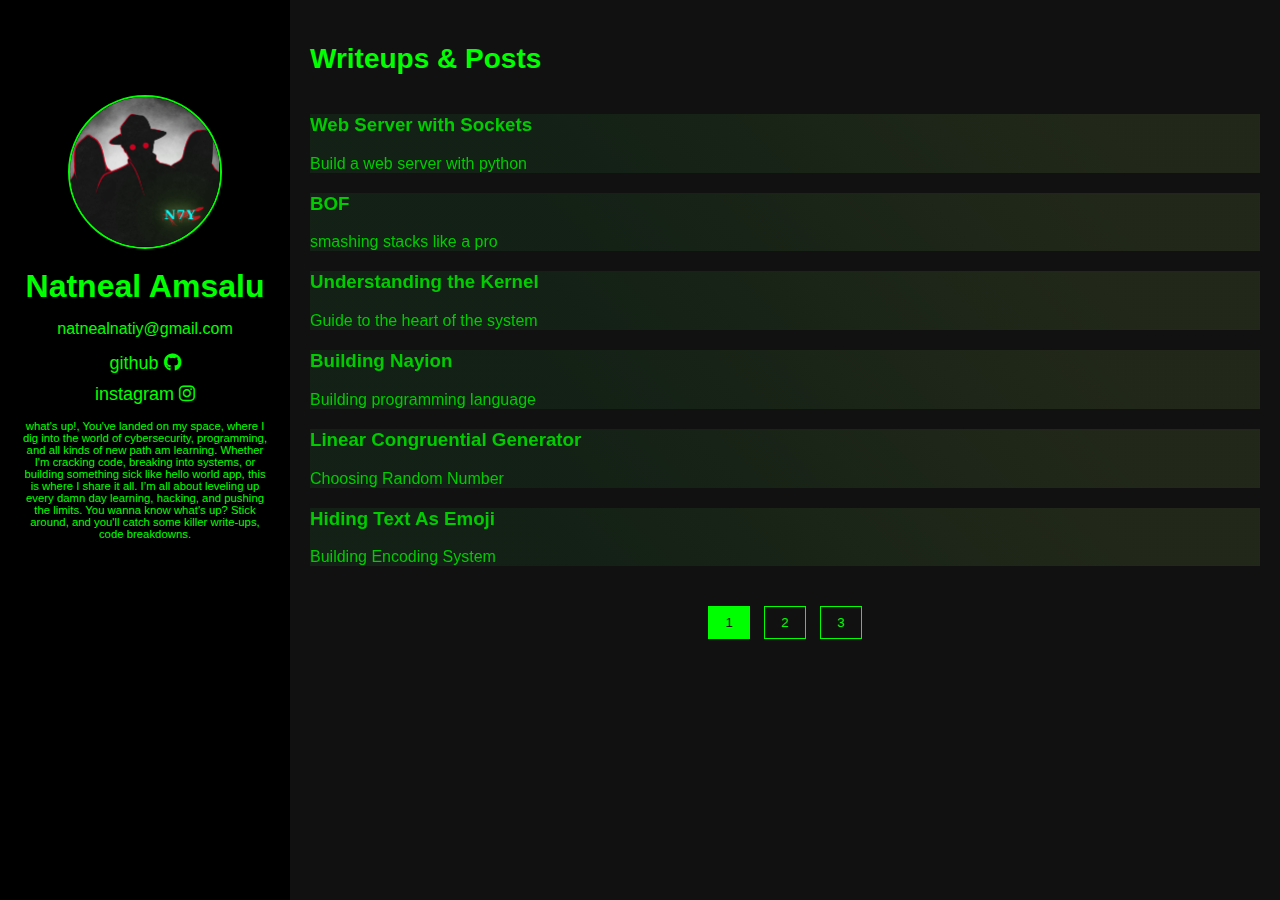
<file: index.html>
<!DOCTYPE html>
<html lang="en">
<head>
    <meta charset="UTF-8">
    <meta name="viewport" content="width=device-width, initial-scale=1.0">
    <title>N7y</title>
    <link rel="stylesheet" href="assets/css/style.css">
    <link rel="stylesheet" href="https://cdnjs.cloudflare.com/ajax/libs/font-awesome/6.0.0-beta3/css/all.min.css">

</head>
<body>

    <div class="container">

        <div class="sidebar">
            <div class="profile-info">
                <img src="assets/images/pp.png" alt="Profile Picture">
                <h1>Natneal Amsalu</h1>
                <p>natnealnatiy@gmail.com</p>
                <ul>
                    <li><a href="https://github.com/0xn7y" target="_blank">github <i class="fab fa-github"></i></a></li>
                    <li><a href="https://www.instagram.com/natyyy53/" target="_blank">instagram <i class="fab fa-instagram"></i> </a></li>
                    
                </ul>
                <p style="font-size: 71%;">what's up!, You've landed on my space, where I dig into the world of cybersecurity, programming, and all kinds of new path am learning. Whether I'm cracking code, breaking into systems, or building something sick like hello world app, this is where I share it all. I’m all about leveling up every damn day learning, hacking, and pushing the limits. You wanna know what's up? Stick around, and you'll catch some killer write-ups, code breakdowns.
                </p>
<!--                 <p>20-Agust-22</p> -->
            </div>
        </div>

        <!-- /// -->
        <div class="main-content">
            <h2>Writeups & Posts</h2>
            <div class="post-list" id="post-list">
                <!-- Each slide represents a "page" of posts -->
                <div class="post-slide active">
                    <a href="posts/post1.html">
                        <h3>Web Server with Sockets</h3>
                        <p>Build a web server with python</p>
                    </a>
                    <a href="posts/post2.html">
                        <h3>BOF</h3>
                        <p>smashing stacks like a pro</p>
                    </a>
                    <a href="posts/post3.html">
                        <h3>Understanding the Kernel</h3>
                        <p>Guide to the heart of the system</p>
                    </a>
                    <a href="posts/post4.html">
                        <h3>Building Nayion</h3>
                        <p>Building programming language</p>

                    </a>
                    <a href="posts/post5.html">
                        <h3>Linear Congruential Generator</h3>
                        <p>Choosing Random Number</p>

                    </a>
                    <a href="posts/post6.html">
                        <h3>Hiding Text As Emoji</h3>
                        <p>Building Encoding System </p>

                    </a>
                    
                </div>

                <div class="post-slide">
                    
                    <a href="posts/post4.html">
                        <h3>posting soon..</h3>
                        <p>...</p>
                    </a>
                </div>

               
            </div>
 
            <div class="pagination" id="pagination">
                <button class="active" onclick="showSlide(0)">1</button>
                <button onclick="showSlide(1)">2</button>
                <button onclick="showSlide(2)">3</button>
            </div>
            </div>
        </div>
    </div>

    <script>
        let currentSlide = 0;

        function showSlide(slideIndex) {
            const slides = document.querySelectorAll('.post-slide');
            const buttons = document.querySelectorAll('.pagination button');
            
            // Hide all slides
            slides.forEach(slide => slide.classList.remove('active'));
            
            // Remove active class from all buttons
            buttons.forEach(button => button.classList.remove('active'));

            // Show the selected slide
            slides[slideIndex].classList.add('active');

            // Highlight the current button
            buttons[slideIndex].classList.add('active');

            currentSlide = slideIndex;
        }
    </script>



</body>
</html>
</file>
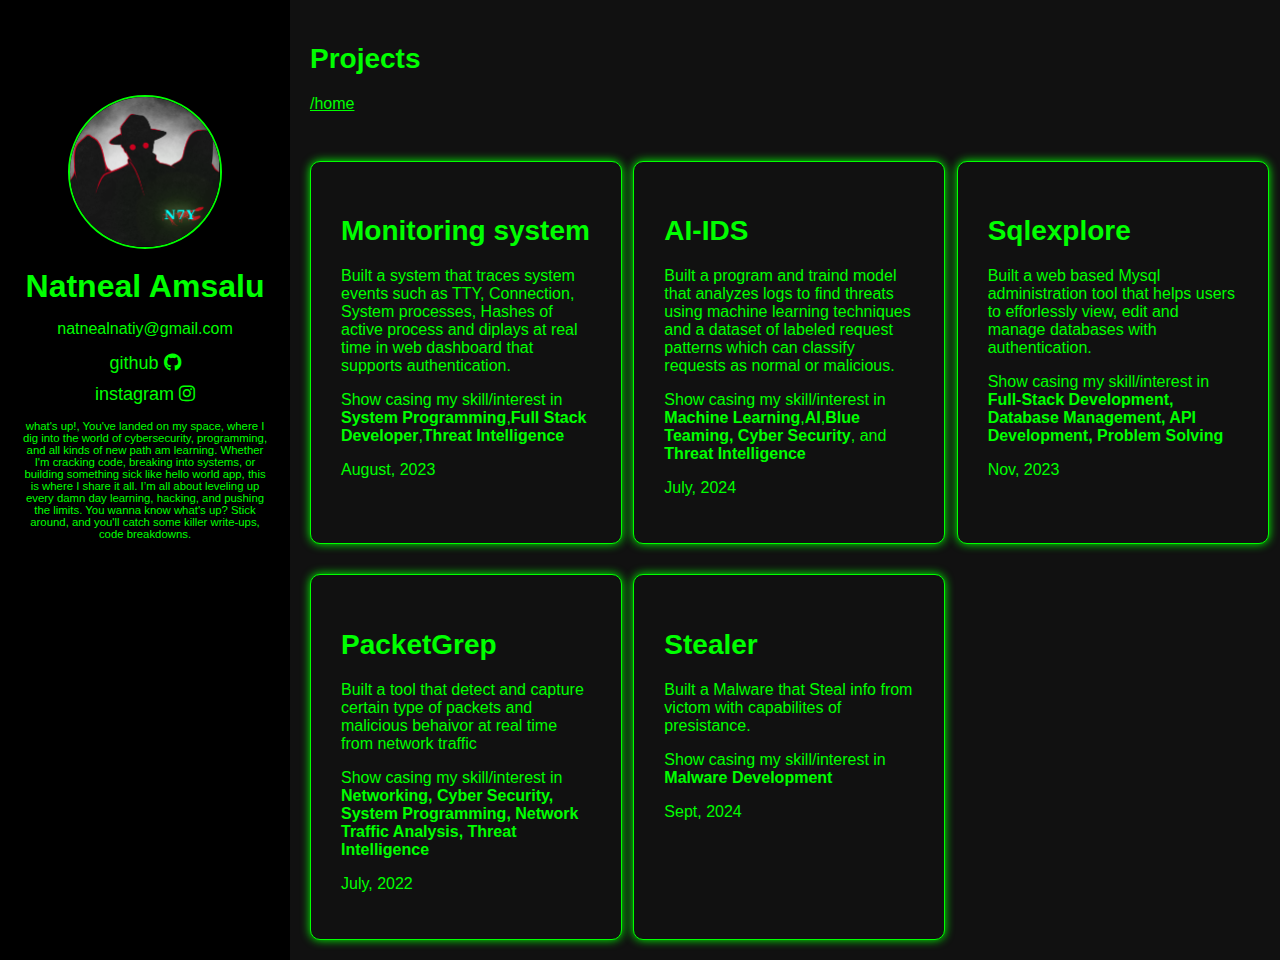
<file: proj.html>
<!DOCTYPE html>
<html lang="en">
<head>
    <meta charset="UTF-8">
    <meta name="viewport" content="width=device-width, initial-scale=1.0">
    <title>N7y</title>
    <link rel="stylesheet" href="assets/css/style.css">
    <link rel="stylesheet" href="https://cdnjs.cloudflare.com/ajax/libs/font-awesome/6.0.0-beta3/css/all.min.css">
    <style type="text/css">

.project-grid {
    display: grid;
    grid-template-columns: repeat(auto-fill, minmax(250px, 1fr));
    gap: 20px;
    margin-top: 4%;
    
}

.project-card {
    margin-top: 10px;
    background-color: #111111;
    border: 1px solid #00ff00;
    padding: 30px;
    border-radius: 10px;
    box-shadow: 0px 0px 10px #00ff00;
    width: 250px;
   /* width: 40%;*/
}

.project-card:hover {
    
}


@media only screen and (max-width: 480px) {
    .project-grid {

        margin-left: 8%;
    }
}

@media only screen and (max-width: 768px) { 
    .project-grid {

        margin-left: 8%;
    }

}










    </style>
</head>
<body>

    <div class="container">

        <div class="sidebar">
            <div class="profile-info">
                <img src="assets/images/pp.png" alt="Profile Picture">
                <h1>Natneal Amsalu</h1>
                <p>natnealnatiy@gmail.com</p>
                <ul>
                    <li><a href="https://github.com/0xn7y" target="_blank">github <i class="fab fa-github"></i></a></li>
                    <li><a href="https://www.instagram.com/natyyy53/" target="_blank">instagram <i class="fab fa-instagram"></i> </a></li>
                    <!-- <li><img style="height: 20px; border-radius: 8px;" src="https://www.codewars.com/ users/g964/badges/micro" ></li>  -->
                    
                </ul>
                <p style="font-size: 71%;">what's up!, You've landed on my space, where I dig into the world of cybersecurity, programming, and all kinds of new path am learning. Whether I'm cracking code, breaking into systems, or building something sick like hello world app, this is where I share it all. I’m all about leveling up every damn day learning, hacking, and pushing the limits. You wanna know what's up? Stick around, and you'll catch some killer write-ups, code breakdowns.
                </p>
<!--                 <p>20-Agust-22</p> -->
            </div>
        </div>

        <!-- /// -->
        <div class="main-content">
            <h2>Projects</h2>
            <a href="index.html" style="color: #00ff00;">/home</a>
            <div class="project-grid">
                <div class="project-card">
                    <div><h2>Monitoring system</h2></div>
                    
                    <p>Built a system that traces system events such as TTY, Connection, System processes, Hashes of active process and diplays at real time in web dashboard that supports authentication.</p>

                    <p class="shocase">Show casing my skill/interest in <strong>System Programming</strong>,<strong>Full Stack Developer</strong>,<strong>Threat Intelligence</strong></p>
                    <p>August, 2023</p>
                </div>

                <div class="project-card">
                    <div><h2>AI-IDS</h2></div>
                    
                    <p>Built a program and traind model that analyzes logs to find threats using machine learning techniques and a dataset of labeled request patterns which can classify requests as normal or malicious.</p>
                    <p class="shocase">Show casing my skill/interest in <strong>Machine Learning</strong>,<strong>AI</strong>,<strong>Blue Teaming, Cyber Security</strong>, and <strong>Threat Intelligence</strong></p>
                    <p>July, 2024</p>
                </div>

               <div class="project-card">
                    <div><h2>Sqlexplore</h2></div>
                    
                    <p>Built a web based Mysql administration tool that helps users to efforlessly view, edit and manage databases with authentication.</p>
                    <p class="shocase">Show casing my skill/interest in <strong>Full-Stack Development, Database Management, API Development, Problem Solving</strong></p>
                    <p>Nov, 2023</p>
                </div>

                <div class="project-card">
                    <div><h2>PacketGrep</h2></div>
                    
                    <p>Built a tool that detect and capture certain type of packets  and malicious behaivor at real time from network traffic</p>

                    <p class="shocase">Show casing my skill/interest in <strong>Networking, Cyber Security, System Programming, Network Traffic Analysis, Threat Intelligence</strong></p>
                    <p><p>July, 2022</p></p>
                </div>
                
                
                <div class="project-card">
                    <div><h2>Stealer</h2></div>
                    
                    <p>Built a Malware that Steal info from victom with capabilites of presistance.</p>
                    <p class="shocase">Show casing my skill/interest in <strong>Malware Development</strong></p>
                    <p><p>Sept, 2024</p></p>
                </div>


        </div>
        </div>
    </div>

    <script>
        let currentSlide = 0;

        function showSlide(slideIndex) {
            const slides = document.querySelectorAll('.post-slide');
            const buttons = document.querySelectorAll('.pagination button');
            slides.forEach(slide => slide.classList.remove('active'));
            buttons.forEach(button => button.classList.remove('active'));
            slides[slideIndex].classList.add('active');
            buttons[slideIndex].classList.add('active');

            currentSlide = slideIndex;
        }
    </script>



</body>
</html>
</file>
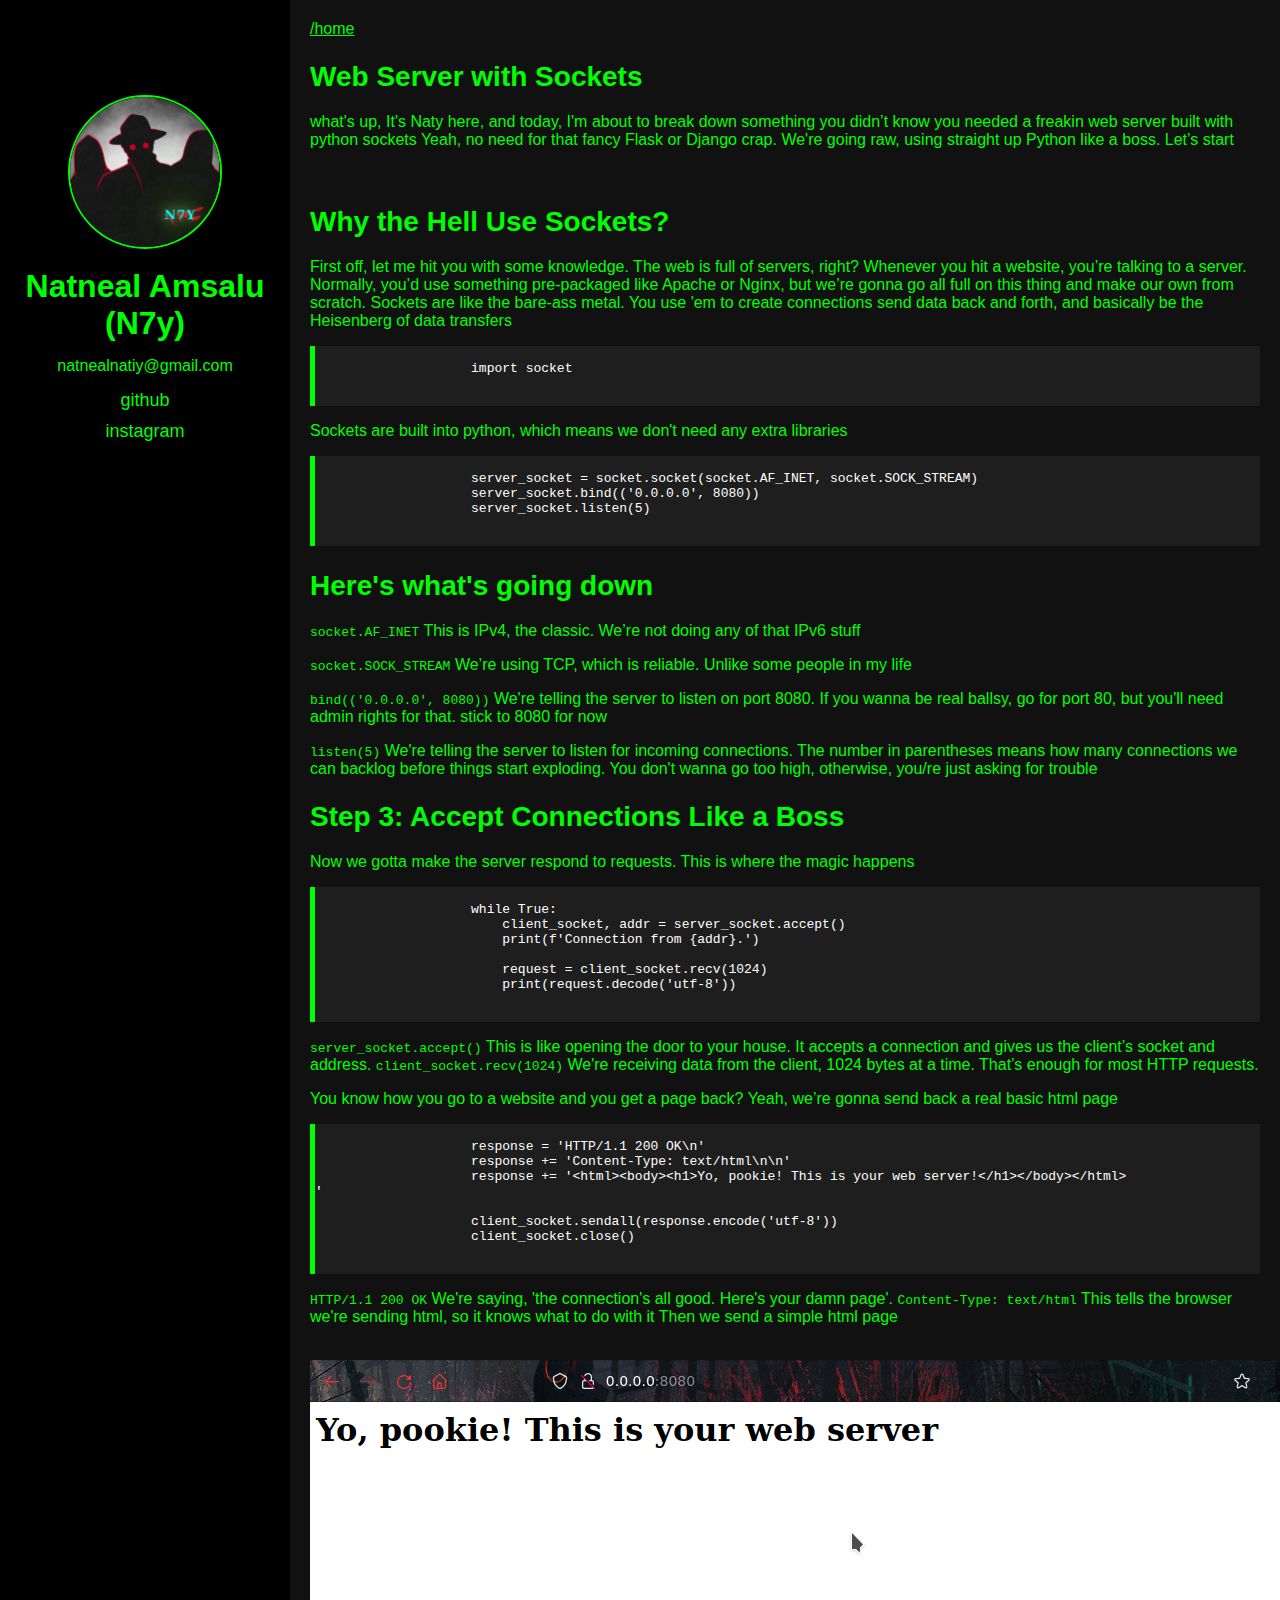
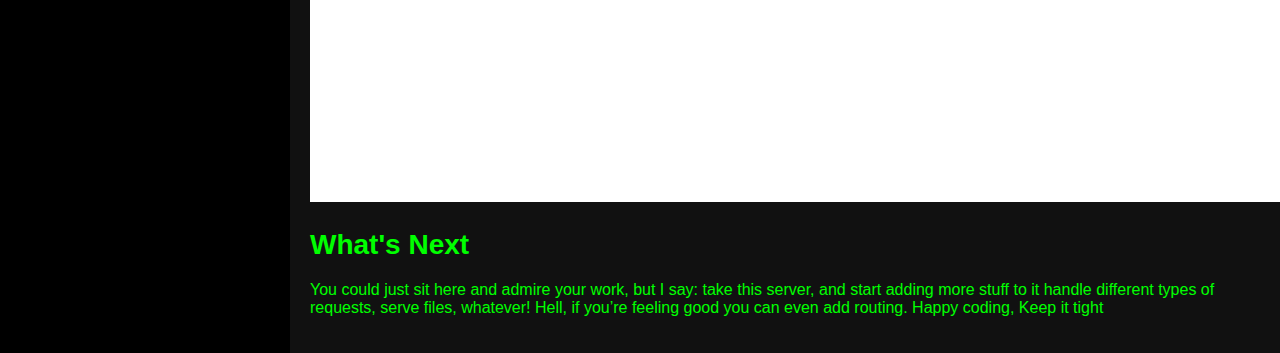
<file: posts/post1.html>
<!DOCTYPE html>
<html lang="en">
<head>
    <meta charset="UTF-8">
    <meta name="viewport" content="width=device-width, initial-scale=1.0">
    <title>Building web server</title>
    <link rel="stylesheet" href="../assets/css/style.css">
</head>
<body>

    <div class="container">

        <div class="sidebar">
            <div class="profile-info">
                <img src="../assets/images/pp.png" alt="Profile Picture">
                <h1>Natneal Amsalu (N7y)</h1>
                <p>natnealnatiy@gmail.com</p>
                <ul>
                    <li><a href="https://github.com/0xn7y" target="_blank">github <i class="fab fa-github"></i></a></li>
                    <li><a href="https://www.instagram.com/natyyy53/" target="_blank">instagram <i class="fab fa-instagram"></i> </a></li>
                    
                </ul>
            </div>
        </div>
        <!-- Main content area -->
        <div class="main-content">
            <a href="../index.html" style="color: #00ff00;">/home</a>
            <h2>Web Server with Sockets</h2>
            <p>what's up, It's Naty here, and today, I'm about to break down something you didn’t know you needed a freakin web server built with python sockets Yeah, no need for that fancy Flask or Django crap. We're going raw, using straight up Python like a boss. Let’s start</p>
            <br>
            <h2>Why the Hell Use Sockets?</h2>

            <p>
            First off, let me hit you with some knowledge. The web is full of servers, right? Whenever you hit a website, you’re talking to a server. Normally, you’d use something pre-packaged like Apache or Nginx, but we’re gonna go all full on this thing and make our own from scratch.

            Sockets are like the bare-ass metal. You use 'em to create connections send data back and forth, and basically be the Heisenberg of data transfers

            </p>

            <pre>
                <code>
                    import socket
                </code>
            </pre>
            <p>
                Sockets are built into python, which means we don't need any extra libraries
            </p>

            <pre>
                <code>
                    server_socket = socket.socket(socket.AF_INET, socket.SOCK_STREAM)
                    server_socket.bind(('0.0.0.0', 8080))
                    server_socket.listen(5)
                </code>
            </pre>


            <h2>Here's what's going down</h2>
            <p><code>socket.AF_INET</code> This is IPv4, the classic. We’re not doing any of that IPv6 stuff </p>
            
            <p>
            <code>socket.SOCK_STREAM</code> We’re using TCP, which is reliable. Unlike some people in my life </p>
            
            <p><code>bind(('0.0.0.0', 8080))</code> We're telling the server to listen on port 8080. If you wanna be real ballsy, go for port 80, but you'll need admin rights for that. stick to 8080 for now <br></p>
            
            <p><code>listen(5)</code> We're telling the server to listen for incoming connections. The number in parentheses means how many connections we can backlog before things start exploding. You don't wanna go too high, otherwise, you/re just asking for trouble
            </p>

            <h2>Step 3: Accept Connections Like a Boss</h2>
            <p>Now we gotta make the server respond to requests. This is where the magic happens</p>
            <pre>
                <code>
                    while True:
                        client_socket, addr = server_socket.accept()
                        print(f'Connection from {addr}.')

                        request = client_socket.recv(1024)
                        print(request.decode('utf-8'))
                </code>
            </pre>

            <p>
                <code>server_socket.accept()</code> This is like opening the door to your house. It accepts a connection and gives us the client’s socket and address.
                <code>client_socket.recv(1024)</code> We're receiving data from the client, 1024 bytes at a time. That’s enough for most HTTP requests.
            </p>


            <p>
                You know how you go to a website and you get a page back? Yeah, we’re gonna send back a real basic html page
            </p>

            <pre>
                <code>
                    response = 'HTTP/1.1 200 OK\n'
                    response += 'Content-Type: text/html\n\n'
                    response += '&lt;html&gt;&lt;body&gt;&lt;h1&gt;Yo, pookie! This is your web server!&lt;/h1&gt;&lt;/body&gt;&lt;/html&gt;
'

                    client_socket.sendall(response.encode('utf-8'))
                    client_socket.close()
                </code>
            </pre>

            <p>
                <code>HTTP/1.1 200 OK</code> We're saying, 'the connection's all good. Here's your damn page'.
                <code>Content-Type: text/html</code> This tells the browser we're sending html, so it knows what to do with it
                Then we send a simple html page
            </p>
            <br>
            <img src="../assets/images/p1-web.png">

            <h2>What's Next</h2>
            <p>
                You could just sit here and admire your work, but I say: take this server, and start adding more stuff to it handle different types of requests, serve files, whatever! Hell, if you’re feeling good you can even add routing.

                Happy coding, Keep it tight
            </p>




            

       
        </div>
    </div>

</body>
</html>
</file>
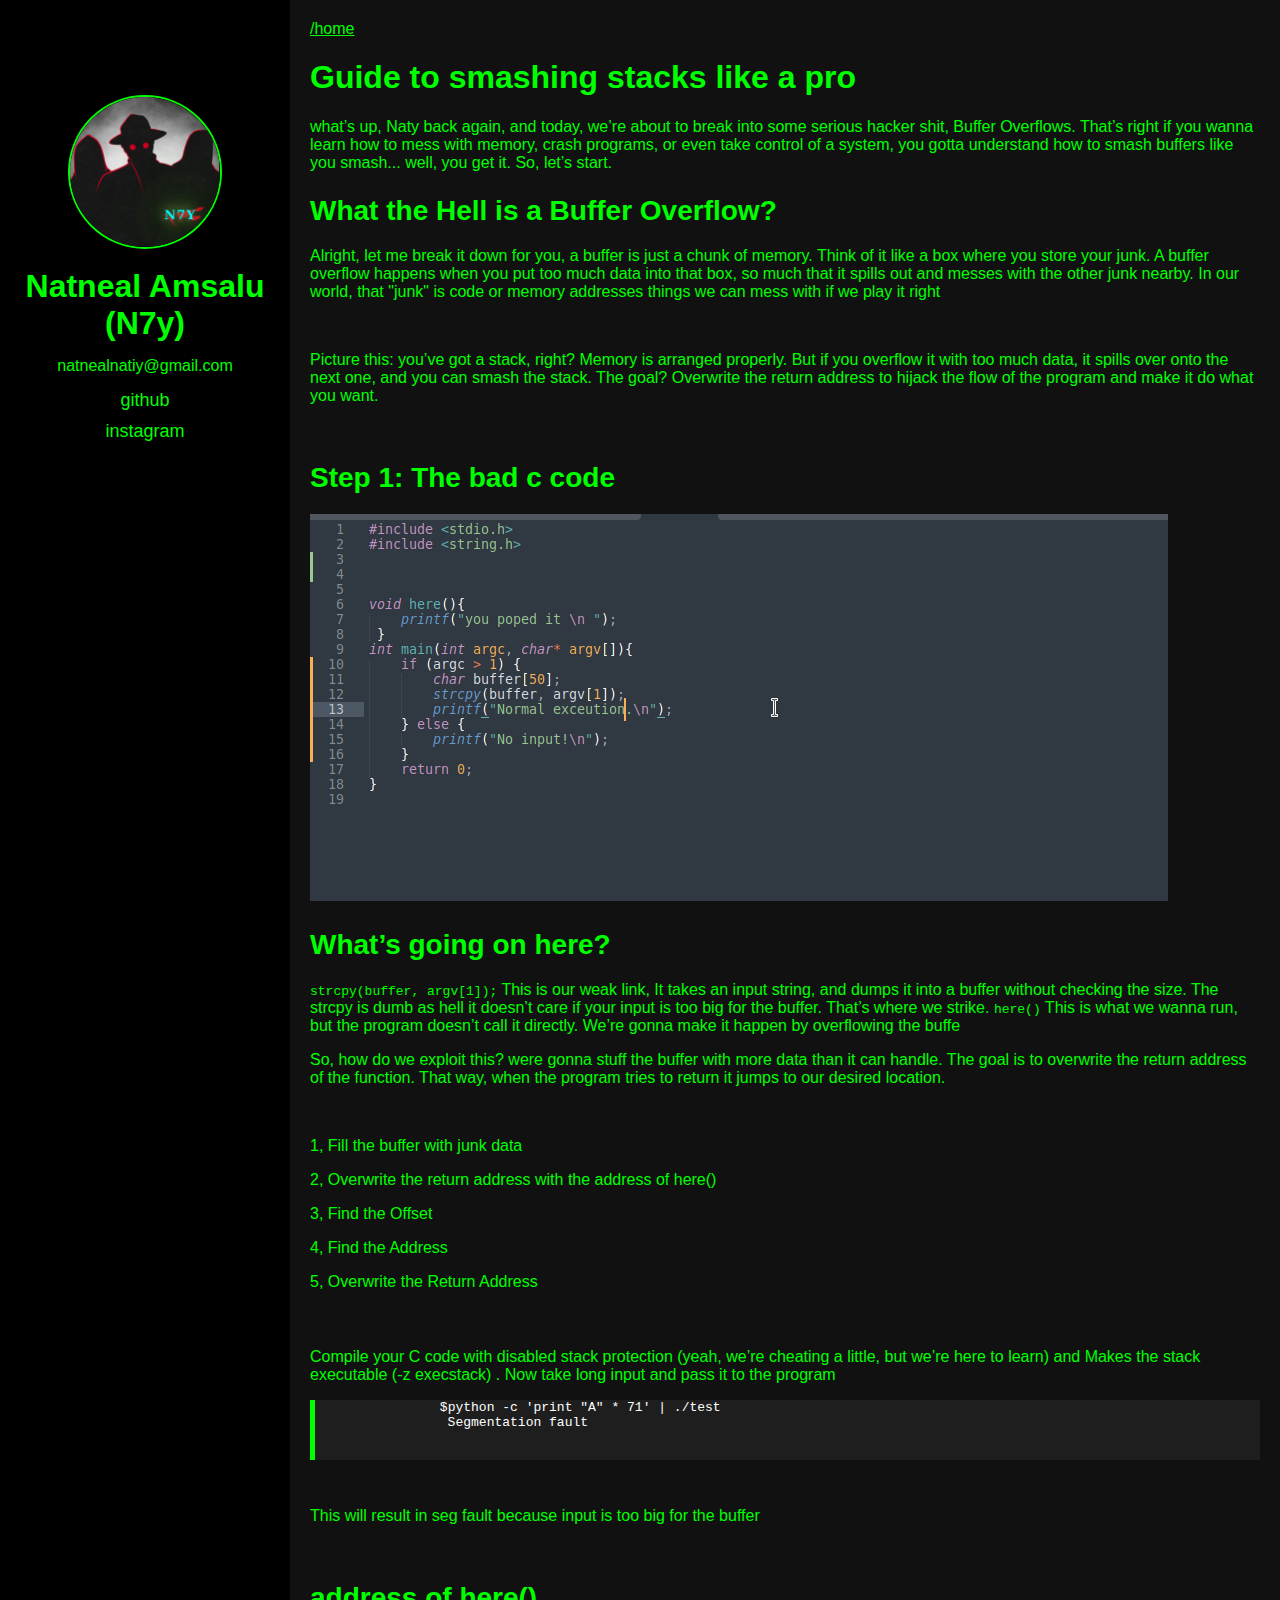
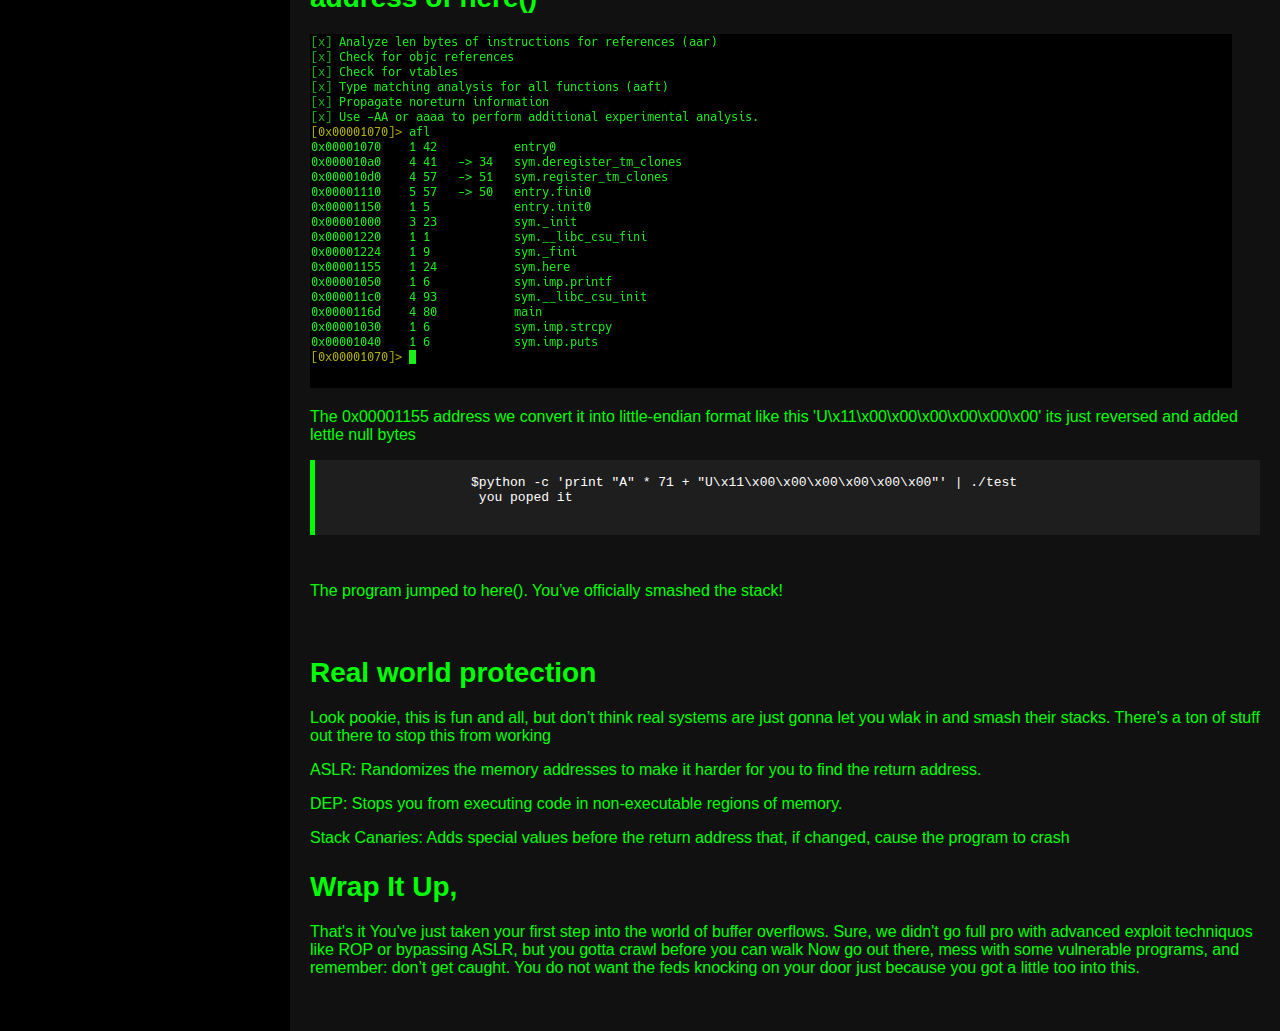
<file: posts/post2.html>
<!DOCTYPE html>
<html lang="en">
<head>
    <meta charset="UTF-8">
    <meta name="viewport" content="width=device-width, initial-scale=1.0">
    <title>BOFs</title>
    <link rel="stylesheet" href="../assets/css/style.css">
</head>
<body>

    <div class="container">

        <div class="sidebar">
            <div class="profile-info">
                <img src="../assets/images/pp.png" alt="Profile Picture">
                <h1>Natneal Amsalu (N7y)</h1>
                <p>natnealnatiy@gmail.com</p>
                <ul>
                    <li><a href="https://github.com/0xn7y" target="_blank">github <i class="fab fa-github"></i></a></li>
                    <li><a href="https://www.instagram.com/natyyy53/" target="_blank">instagram <i class="fab fa-instagram"></i> </a></li>
                    
                </ul>
            </div>
        </div>
  
        <div class="main-content">
            <a href="../index.html" style="color: #00ff00;">/home</a>
            <h1>Guide to smashing stacks like a pro</h1>

            <p>
                what’s up, Naty back again, and today, we’re about to break into some serious hacker shit, Buffer Overflows. That’s right if you wanna learn how to mess with memory, crash programs, or even take control of a system, you gotta understand how to smash buffers like you smash... well, you get it. So, let’s start.
            </p>

            <h2>What the Hell is a Buffer Overflow?</h2>

            <p>
                Alright, let me break it down for you, a buffer is just a chunk of memory. Think of it like a box where you store your junk. A buffer overflow happens when you put too much data into that box, so much that it spills out and messes with the other junk nearby. In our world, that "junk" is code or memory addresses things we can mess with if we play it right
            </p>
            <br>
            <p>
                Picture this: you’ve got a stack, right? Memory is arranged properly. But if you overflow it with too much data, it spills over onto the next one, and you can smash the stack. The goal? Overwrite the return address to hijack the flow of the program and make it do what you want.
            </p>
            <br>

            <h2>Step 1: The bad c code </h2>

            <img src="../assets/images/p2-bufcode.png">

            <h2>What’s going on here?</h2>
            <p>
                <code>strcpy(buffer, argv[1]);</code> This is our weak link, It takes an input string, and dumps it into a buffer without checking the size. The strcpy is dumb as hell it doesn’t care if your input is too big for the buffer. That’s where we strike.
                <code>here()</code> This is what we wanna run, but the program doesn’t call it directly. We’re gonna make it happen by overflowing the buffe
            </p>

            <p>
                So, how do we exploit this? were gonna stuff the buffer with more data than it can handle. The goal is to overwrite the return address of the function. That way, when the program tries to return it jumps to our desired location.
            </p>
            <br>
            <p>1, Fill the buffer with junk data</p>
            <p>2, Overwrite the return address with the address of here()</p>
            <p>3, Find the Offset</p>
            <p>4, Find the Address </p>
            <p>5, Overwrite the Return Address</p><br>
            
            <h2></h2>
            <p>
                Compile your C code with disabled stack protection (yeah, we’re cheating a little, but we’re here to learn) and Makes the stack executable (-z execstack) . Now take long input and pass it to the program
            </p>

            <pre>
                <code>$python -c 'print "A" * 71' | ./test 
                 Segmentation fault
                </code>
            </pre>
            <br>
            <p>This will result in seg fault because input is too big for the buffer</p>
            <br>
            <h2>address of here()</h2>
            <img src="../assets/images/p2-r2func.png">
            <br>
            <p>The 0x00001155 address we convert it into little-endian format like this 'U\x11\x00\x00\x00\x00\x00\x00' its just reversed and added lettle null bytes</p>
            <pre>
                <code>
                    $python -c 'print "A" * 71 + "U\x11\x00\x00\x00\x00\x00\x00"' | ./test 
                     you poped it 
                </code>
            </pre>

            <br>
            <p>
                The program jumped to here(). You’ve officially smashed the stack!
            </p>

            <br>
            <h2>Real world protection</h2>
                <p>
                    Look pookie, this is fun and all, but don’t think real systems are just gonna let you wlak in and smash their stacks. There’s a ton of stuff out there to stop this from working
                </p>
                <p>         
                    ASLR: Randomizes the memory addresses to make it harder for you to find the return address.
                </p>
                <p>DEP: Stops you from executing code in non-executable regions of memory.</p>
                <p>      
                    Stack Canaries: Adds special values before the return address that, if changed, cause the program to crash
                </p>

            <h2>Wrap It Up,</h2>
            <p>
                That's it You've just taken your first step into the world of buffer overflows. Sure, we didn't go full pro with advanced exploit techniquos like ROP or bypassing ASLR, but you gotta crawl before you can walk Now go out there, mess with some vulnerable programs, and remember: don’t get caught. You do not want the feds knocking on your door just because you got a little too into this.
            </p>

            <br>





            

       
        </div>
    </div>

</body>
</html>
</file>
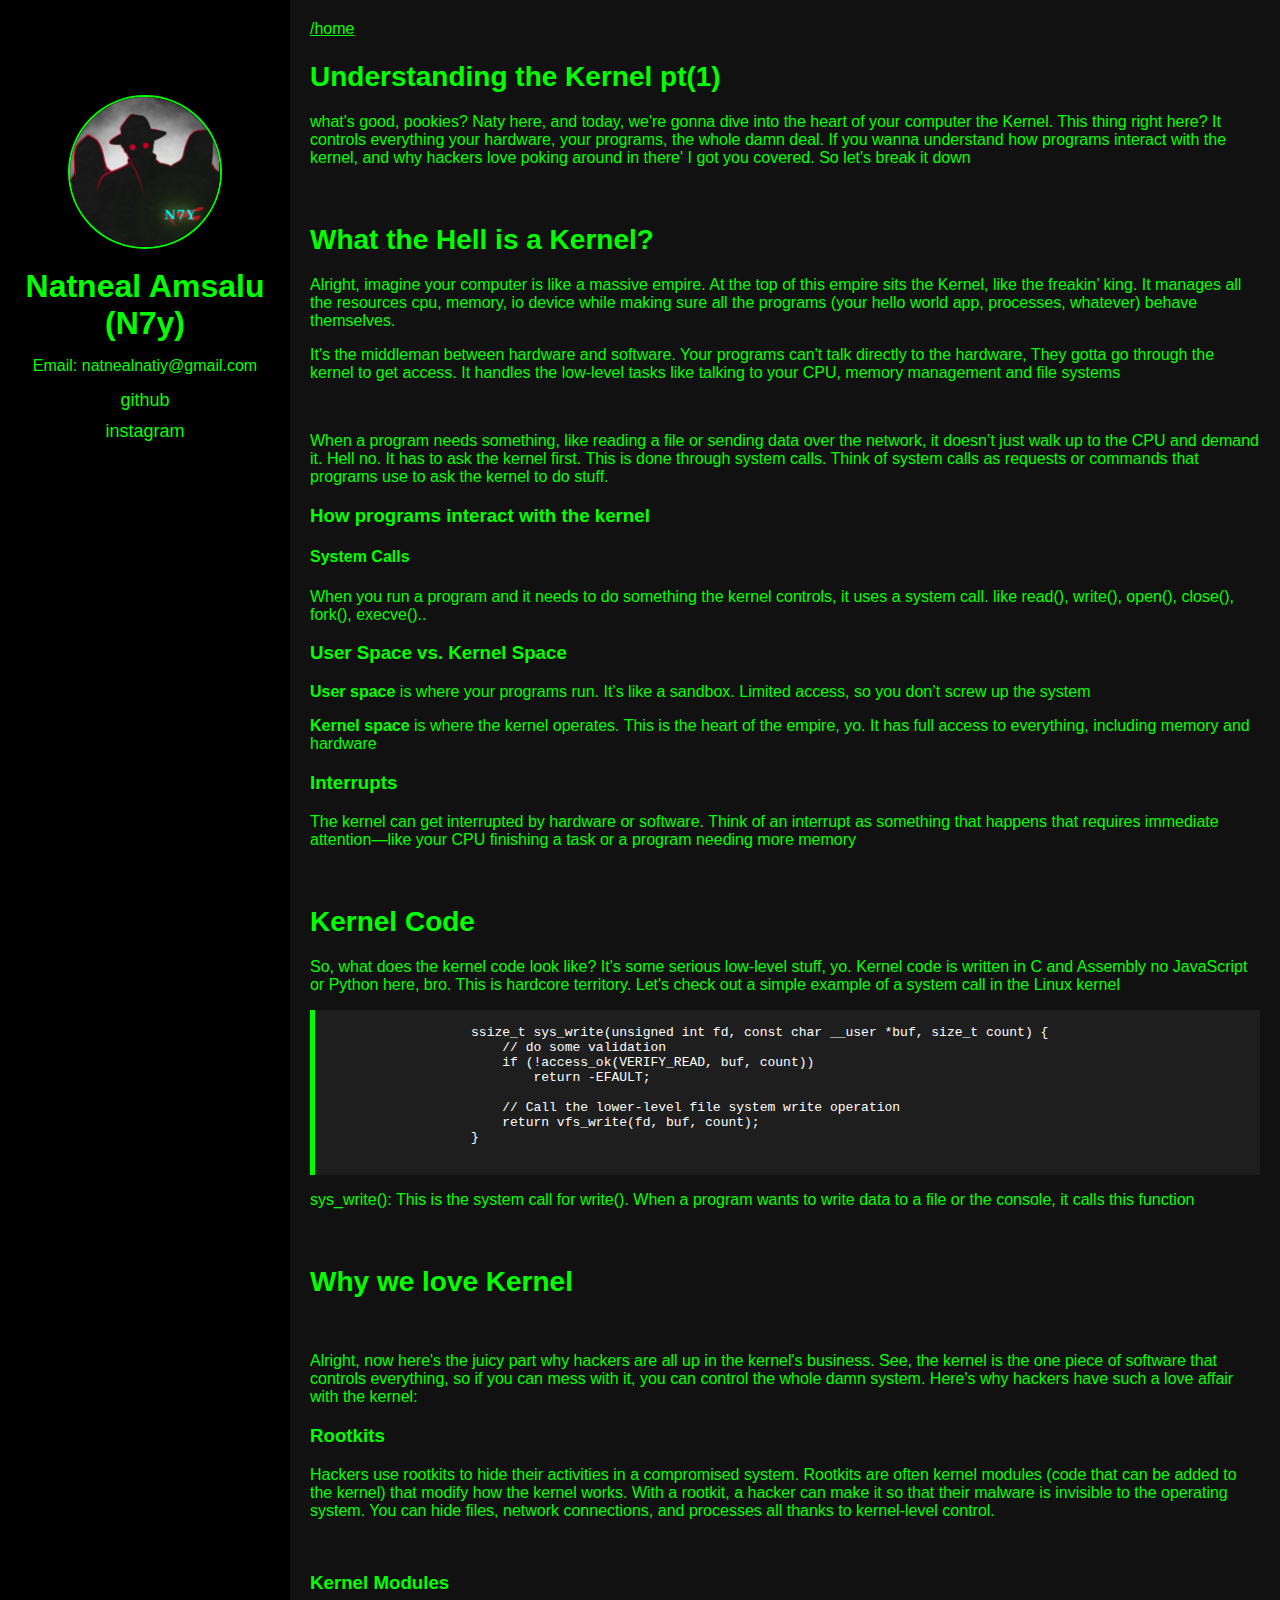
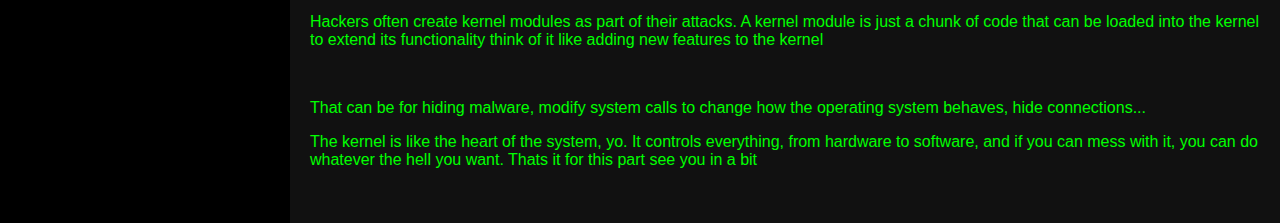
<file: posts/post3.html>
<!DOCTYPE html>
<html lang="en">
<head>
    <meta charset="UTF-8">
    <meta name="viewport" content="width=device-width, initial-scale=1.0">
    <title>Kernels</title>
    <link rel="stylesheet" href="../assets/css/style.css">
</head>
<body>

    <div class="container">

        <div class="sidebar">
            <div class="profile-info">
                <img src="../assets/images/pp.png" alt="Profile Picture">
                <h1>Natneal Amsalu (N7y)</h1>
                <p>Email: natnealnatiy@gmail.com</p>
                <ul>
                    <li><a href="https://github.com/0xn7y" target="_blank">github <i class="fab fa-github"></i></a></li>
                    <li><a href="https://www.instagram.com/natyyy53/" target="_blank">instagram <i class="fab fa-instagram"></i> </a></li>
                    
                </ul>
            </div>
        </div>

        <div class="main-content">
            <a href="../index.html" style="color: #00ff00;">/home</a>
            <h2>Understanding the Kernel pt(1)</h2>
            <p> what's good, pookies? Naty here, and today, we're gonna dive into the heart of your computer the Kernel. This thing right here? It controls everything your hardware, your programs, the whole damn deal. If you wanna understand how programs interact with the kernel, and why hackers love poking around in there' I got you covered. So let's break it down</p>
            <br>

            <h2>What the Hell is a Kernel?</h2>

            <p>
            Alright, imagine your computer is like a massive empire. At the top of this empire sits the Kernel, like the freakin’ king. It manages all the resources cpu, memory, io device while making sure all the programs (your hello world app, processes, whatever) behave themselves.

            </p>
            <p>
                 It's the middleman between hardware and software. Your programs can't talk directly to the hardware,  They gotta go through the kernel to get access. It handles the low-level tasks like talking to your CPU, memory management and file systems
            </p>

            <br>
            <p>
                When a program needs something, like reading a file or sending data over the network, it doesn’t just walk up to the CPU and demand it. Hell no. It has to ask the kernel first. This is done through system calls. Think of system calls as requests or commands that programs use to ask the kernel to do stuff.
            </p>

            <h3>How programs interact with the kernel</h3>

            <h4>System Calls</h4>
            <p>
                When you run a program and it needs to do something the kernel controls, it uses a system call.
                like read(), write(), open(), close(), fork(), execve()..
            </p>

            <h3>User Space vs. Kernel Space</h3>
            <p>
                <strong>User space</strong> is where your programs run. It’s like a sandbox. Limited access, so you don’t screw up the system
            </p>
            <p>
                <strong>Kernel space</strong> is where the kernel operates. This is the heart of the empire, yo. It has full access to everything, including memory and hardware
            </p>

            <h3>Interrupts</h3>

            <p>
                The kernel can get interrupted by hardware or software. Think of an interrupt as something that happens that requires immediate attention—like your CPU finishing a task or a program needing more memory
            </p>
            <br>
            <h2>Kernel Code</h2>
            <p>
                So, what does the kernel code look like? It's some serious low-level stuff, yo. Kernel code is written in C and Assembly no JavaScript or Python here, bro. This is hardcore territory. Let's check out a simple example of a system call in the Linux kernel
            </p>

            <pre>
                <code>
                    ssize_t sys_write(unsigned int fd, const char __user *buf, size_t count) {
                        // do some validation
                        if (!access_ok(VERIFY_READ, buf, count))
                            return -EFAULT;
                        
                        // Call the lower-level file system write operation
                        return vfs_write(fd, buf, count);
                    }
                </code>
            </pre>

            <p>
                sys_write(): This is the system call for write(). When a program wants to write data to a file or the console, it calls this function
            </p>
            <br>
            <h2>Why we love Kernel</h2>
            <br>
            <p>
                Alright, now here's the juicy part why hackers are all up in the kernel's business. See, the kernel is the one piece of software that controls everything, so if you can mess with it, you can control the whole damn system. Here's why hackers have such a love affair with the kernel:
            </p>

            <h3>Rootkits</h3>
            <p>
                Hackers use rootkits to hide their activities in a compromised system. Rootkits are often kernel modules (code that can be added to the kernel) that modify how the kernel works. With a rootkit, a hacker can make it so that their malware is invisible to the operating system. You can hide files, network connections, and processes all thanks to kernel-level control.
            </p>
            <br>
            <h3>Kernel Modules</h3>
      
            <p>
                Hackers often create kernel modules as part of their attacks. A kernel module is just a chunk of code that can be loaded into the kernel to extend its functionality think of it like adding new features to the kernel
            </p>
            <br>
            <p>
                That can be for hiding malware, modify system calls to change how the operating system behaves, hide connections...
            </p>
           
           <p>
               The kernel is like the heart of the system, yo. It controls everything, from hardware to software, and if you can mess with it, you can do whatever the hell you want. Thats it for this 
               part see you in a bit
           </p>
           
            <br>
      
            


            

       
        </div>
    </div>

</body>
</html>
</file>
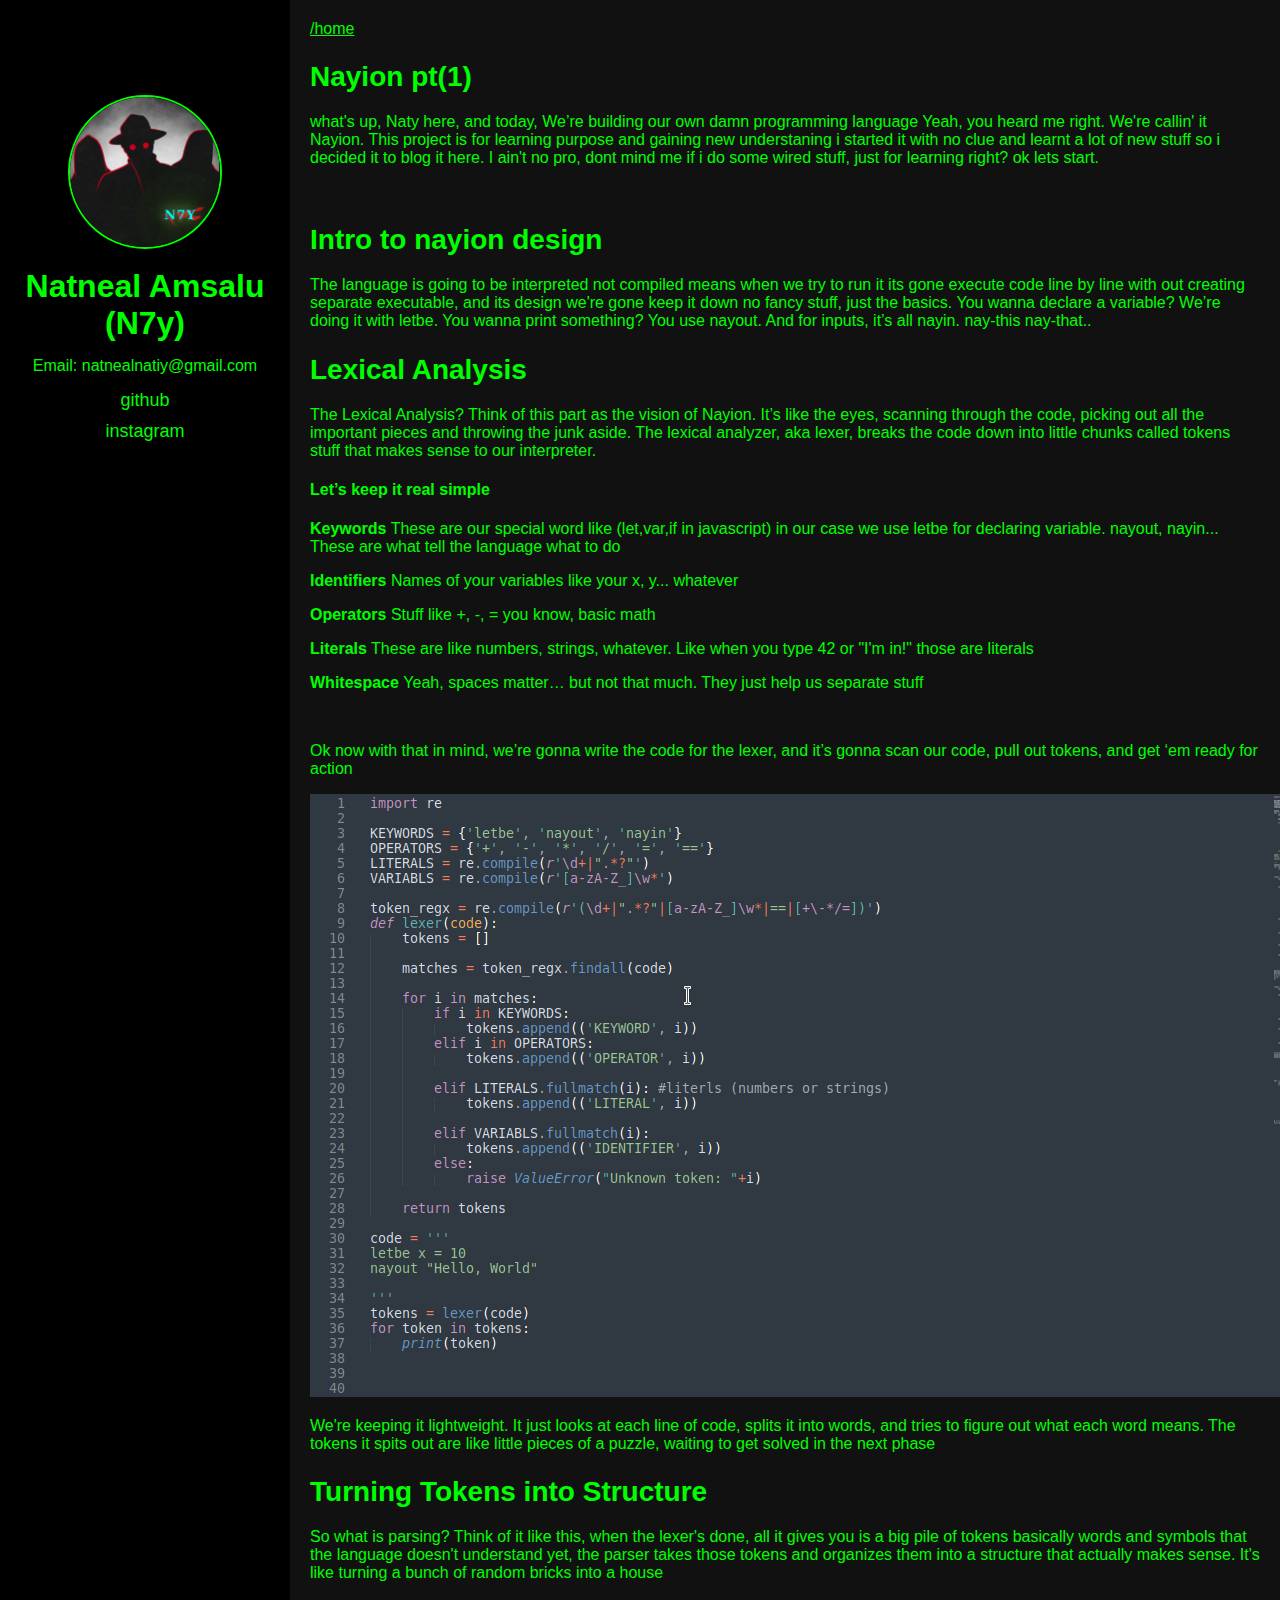
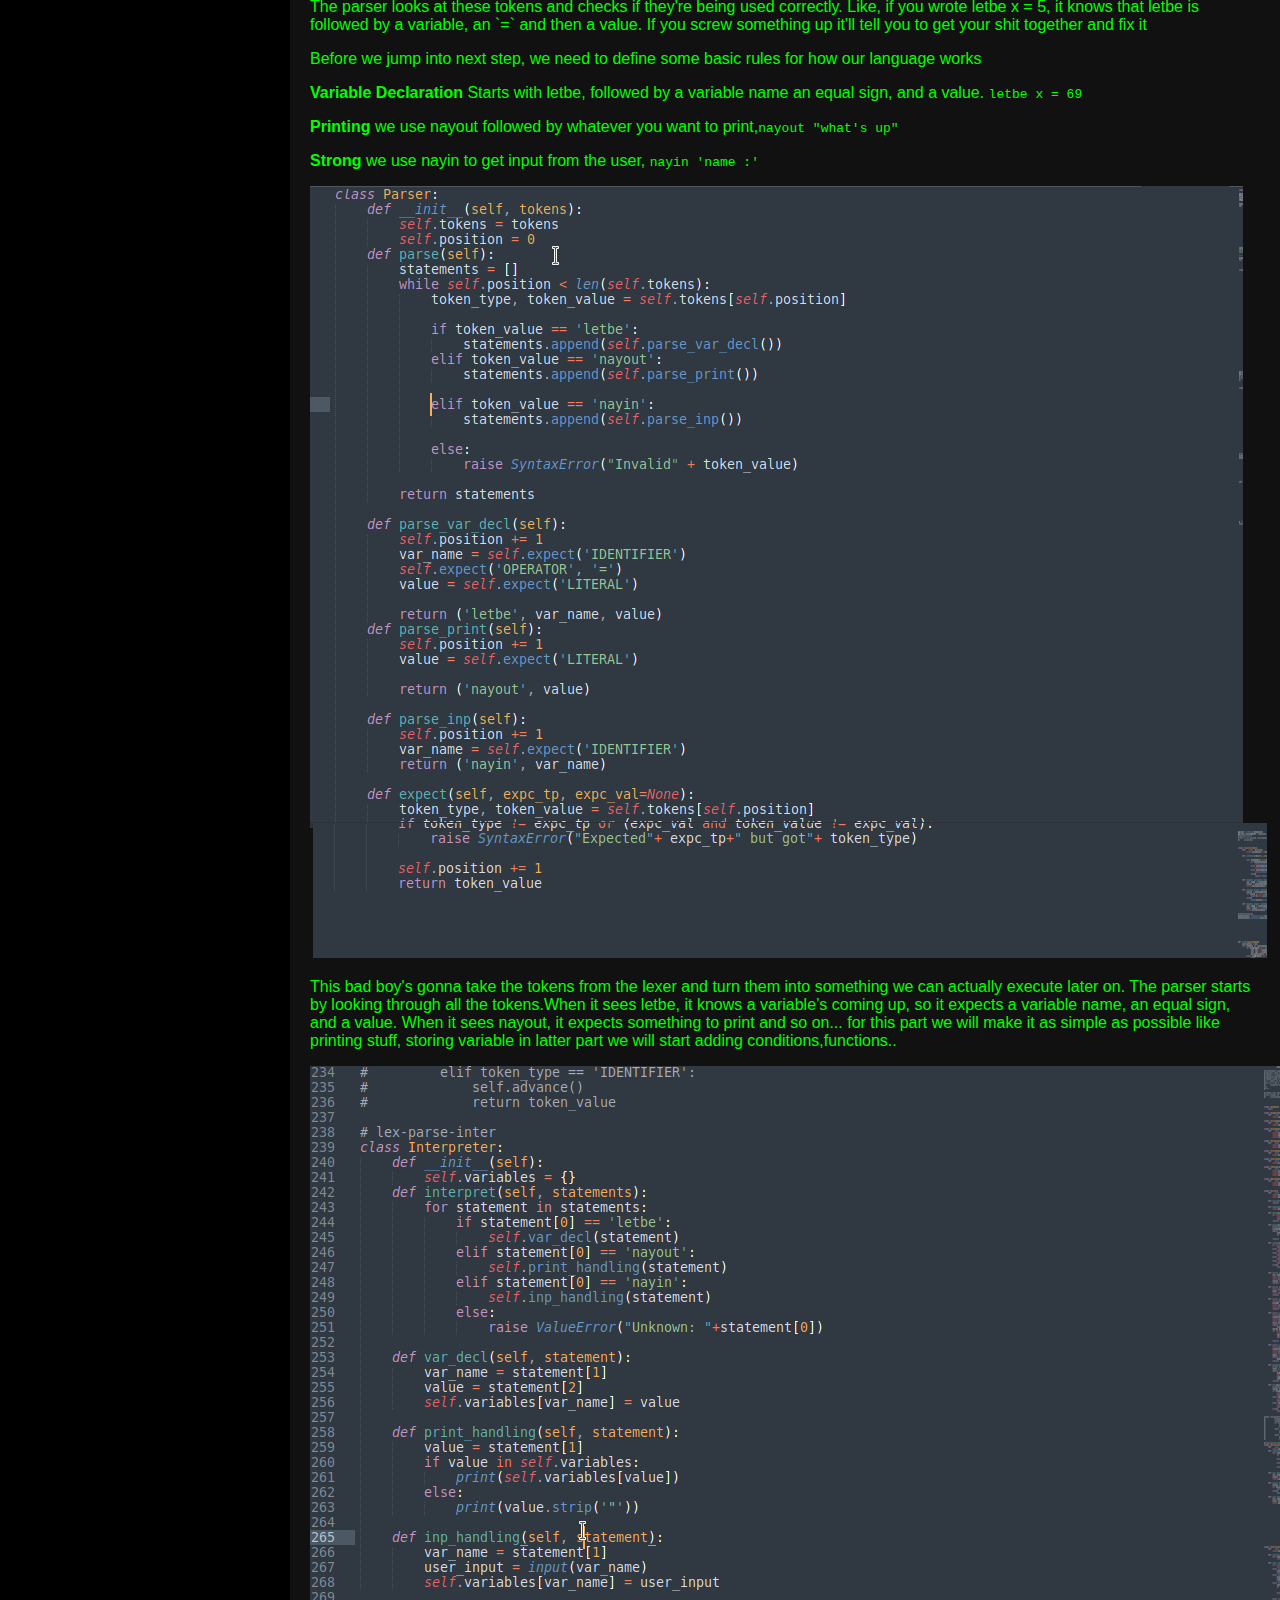
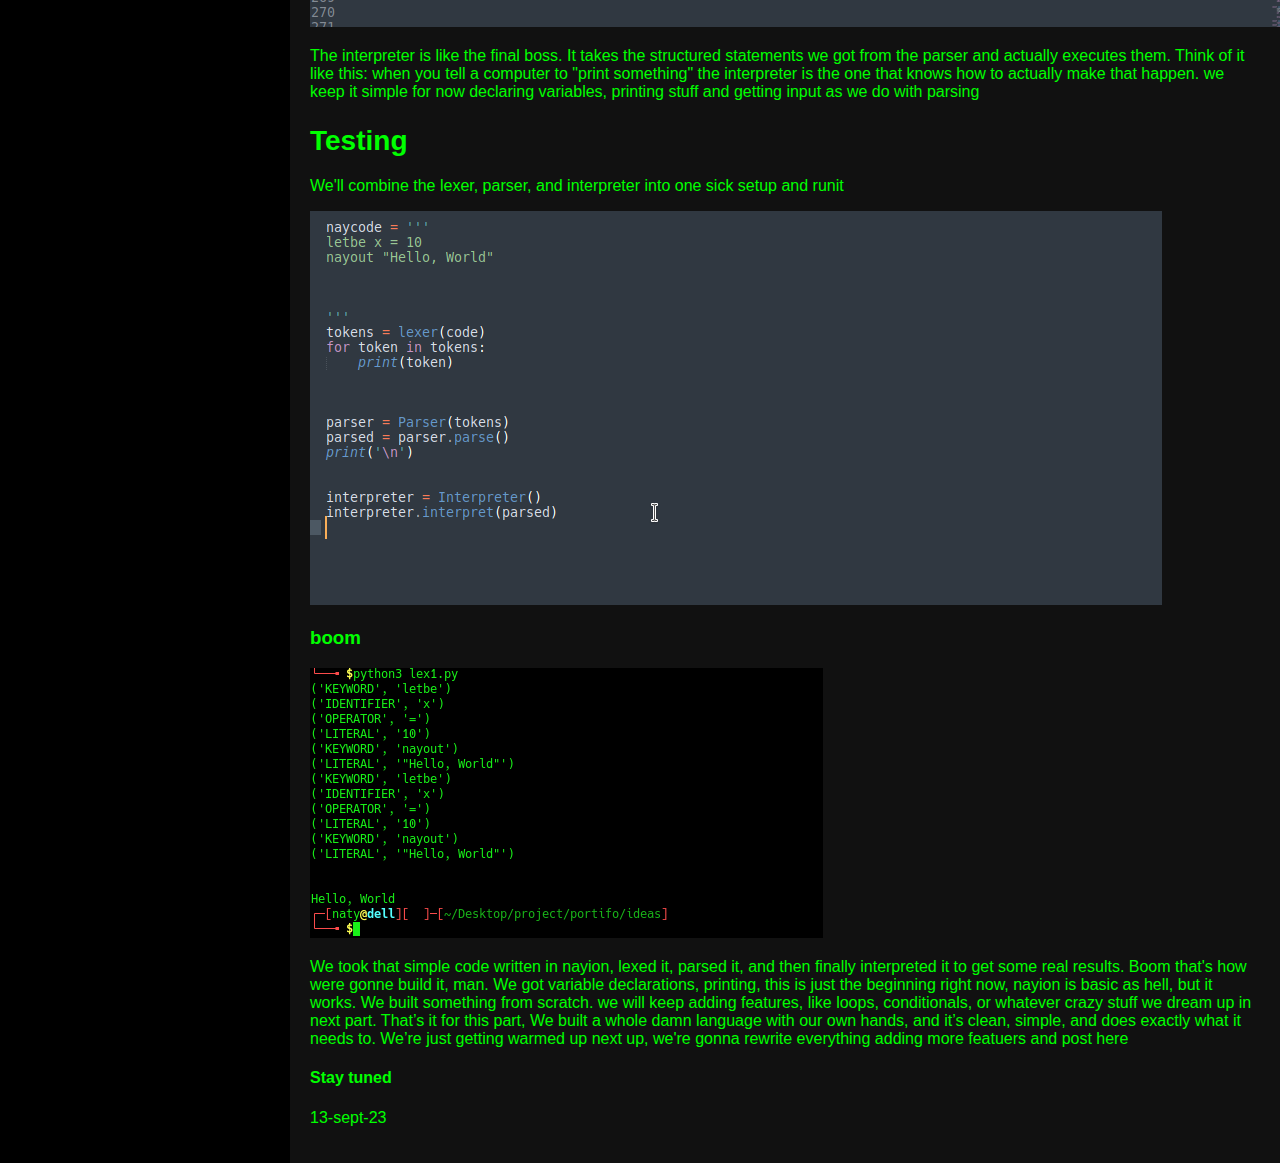
<file: posts/post4.html>
<!DOCTYPE html>
<html lang="en">
<head>
    <meta charset="UTF-8">
    <meta name="viewport" content="width=device-width, initial-scale=1.0">
    <title>nayion pt 1</title>
    <link rel="stylesheet" href="../assets/css/style.css">
</head>
<body>

    <div class="container">

        <div class="sidebar">
            <div class="profile-info">
                <img src="../assets/images/pp.png" alt="Profile Picture">
                <h1>Natneal Amsalu (N7y)</h1>
                <p>Email: natnealnatiy@gmail.com</p>
                <ul>
                    <li><a href="https://github.com/0xn7y" target="_blank">github <i class="fab fa-github"></i></a></li>
                    <li><a href="https://www.instagram.com/natyyy53/" target="_blank">instagram <i class="fab fa-instagram"></i> </a></li>
                    
                </ul>
            </div>
        </div>

        <div class="main-content">
            <a href="../index.html" style="color: #00ff00;">/home</a>
            <h2>Nayion pt(1)</h2>
            <p> what's up, Naty here, and today, We’re building our own damn programming language  Yeah, you heard  me right. We're callin' it Nayion. This project is for learning purpose and gaining new understaning i started it with no clue and learnt a lot of new stuff so i decided it to blog 
            it here. I ain't no pro, dont mind me if i do some wired stuff, just for learning right? ok lets start.    


            </p>
            <br>

            <h2>Intro to nayion design</h2>

            <p>
            The language is going to be interpreted not compiled means when we try to run it its gone execute code line by line with out creating separate executable, and its  design we're gone keep it  down no fancy stuff, just the basics. You wanna declare a variable? We’re doing it with letbe. You wanna print something? You use nayout. And for inputs, it’s all nayin. nay-this nay-that..

            </p>

            <h2>Lexical Analysis</h2>
            <p>
                The Lexical Analysis? Think of this part as the vision of Nayion. It’s like the eyes, scanning through the code, picking out all the important pieces and throwing the junk aside. The lexical analyzer, aka lexer, breaks the code down into little chunks called tokens stuff that makes sense to our interpreter.
            </p>

            <h4>Let’s keep it real simple</h4>
            <p> <strong>Keywords</strong> These are our special word like (let,var,if in javascript) in our case we use letbe for declaring variable. nayout, nayin... These are what tell the language what to do</p>
            
            <p><strong>Identifiers</strong> Names of your variables like your x, y... whatever</p>
            <p><strong>Operators </strong> Stuff like +, -, = you know, basic math</p>
            <p><strong>Literals</strong> These are like numbers, strings, whatever. Like when you type 42 or "I'm in!" those are literals</p>
            <p><strong>Whitespace </strong>Yeah, spaces matter… but not that much. They just help us separate stuff</p>
            
            <br>
            <p>
                Ok now with that in mind, we’re gonna write the code for the lexer, and it’s gonna scan our code, pull out tokens, and get ‘em ready for action
            </p>
            <img src="../assets/images/lex-p.png">
            <p>
                We're keeping it lightweight. It just looks at each line of code, splits it into words, and tries to figure out what each word means. The tokens it spits out are like little pieces of a puzzle, waiting to get solved in the next phase
            </p>

            <h2>Turning Tokens into Structure</h2>

            <p>
                So what is parsing? Think of it like this, when the lexer's done, all it gives you is a big pile of tokens basically words and symbols that the language doesn't understand yet, the parser takes those tokens and organizes them into a structure that actually makes sense. It's like turning a bunch of random bricks into a house
            </p>

            <p>
                The parser looks at these tokens and checks if they're being used correctly. Like, if you wrote letbe x = 5, it knows that letbe is followed by a variable, an `=` and then a value. If you screw something up it'll tell you to get your shit together and fix it
            </p>

            <p>
                Before we jump into next step, we need to define some basic rules for how our language works 
            </p>
            <p>
                <strong>Variable Declaration </strong> Starts with letbe, followed by a variable name an equal sign, and a value. <code>letbe x = 69</code>
            </p>
            <p>
                <strong>Printing</strong> we use nayout followed by whatever you want to print,<code>nayout "what's up"</code>
            </p>
            <p>
                <strong>Strong</strong> we use nayin to get input from the user, <code>nayin 'name :'</code>
            </p>

            <img src="../assets/images/pars-p1.png">
            <img src="../assets/images/pars-p2.png" style="margin-top: -9px;margin-left: 3px;">

            <p>
                This bad boy's gonna take the tokens from the lexer and turn them into something we can actually execute later on. The parser starts by looking through all the tokens.When it sees letbe, it knows a variable’s coming up, so it expects a variable name, an equal sign, and a value. When it sees nayout, it expects something to print and so on... for this part we will make it as simple as possible like printing stuff, storing variable in latter part we will start adding conditions,functions.. 
            </p>

            <img src="../assets/images/interp.png">
            <p>
                The interpreter is like the final boss. It takes the structured statements we got from the parser and actually executes them. Think of it like this: when you tell a computer to "print something" the interpreter is the one that knows how to actually make that happen. we keep it simple for now declaring variables, printing stuff and getting input as we do with parsing
            </p>

            <h2>Testing</h2>
            <p>
                We'll combine the lexer, parser, and interpreter into one sick setup and runit
            </p>
            <img src="../assets/images/test1.png">
            <h3>boom</h3>
            <img src="../assets/images/runtest.png">

            <p>
                We took that simple code written in nayion, lexed it, parsed it, and then finally interpreted it to get some real results. Boom that's how were gonne build it, man. We got variable declarations, printing, this is just the beginning right now, nayion is basic as hell, but it works. We built something from scratch. we will  keep adding features, like loops, conditionals, or whatever crazy stuff we dream up in next part.

                That’s it for this part, We built a whole damn language with our own hands, and it’s clean, simple, and does exactly what it needs to. We’re just getting warmed up next up, we're gonna rewrite everything adding more featuers and post here
            </p>

            <h4>Stay tuned</h4>
            <p>13-sept-23</p>

            

       
        </div>
    </div>

</body>
</html>
</file>
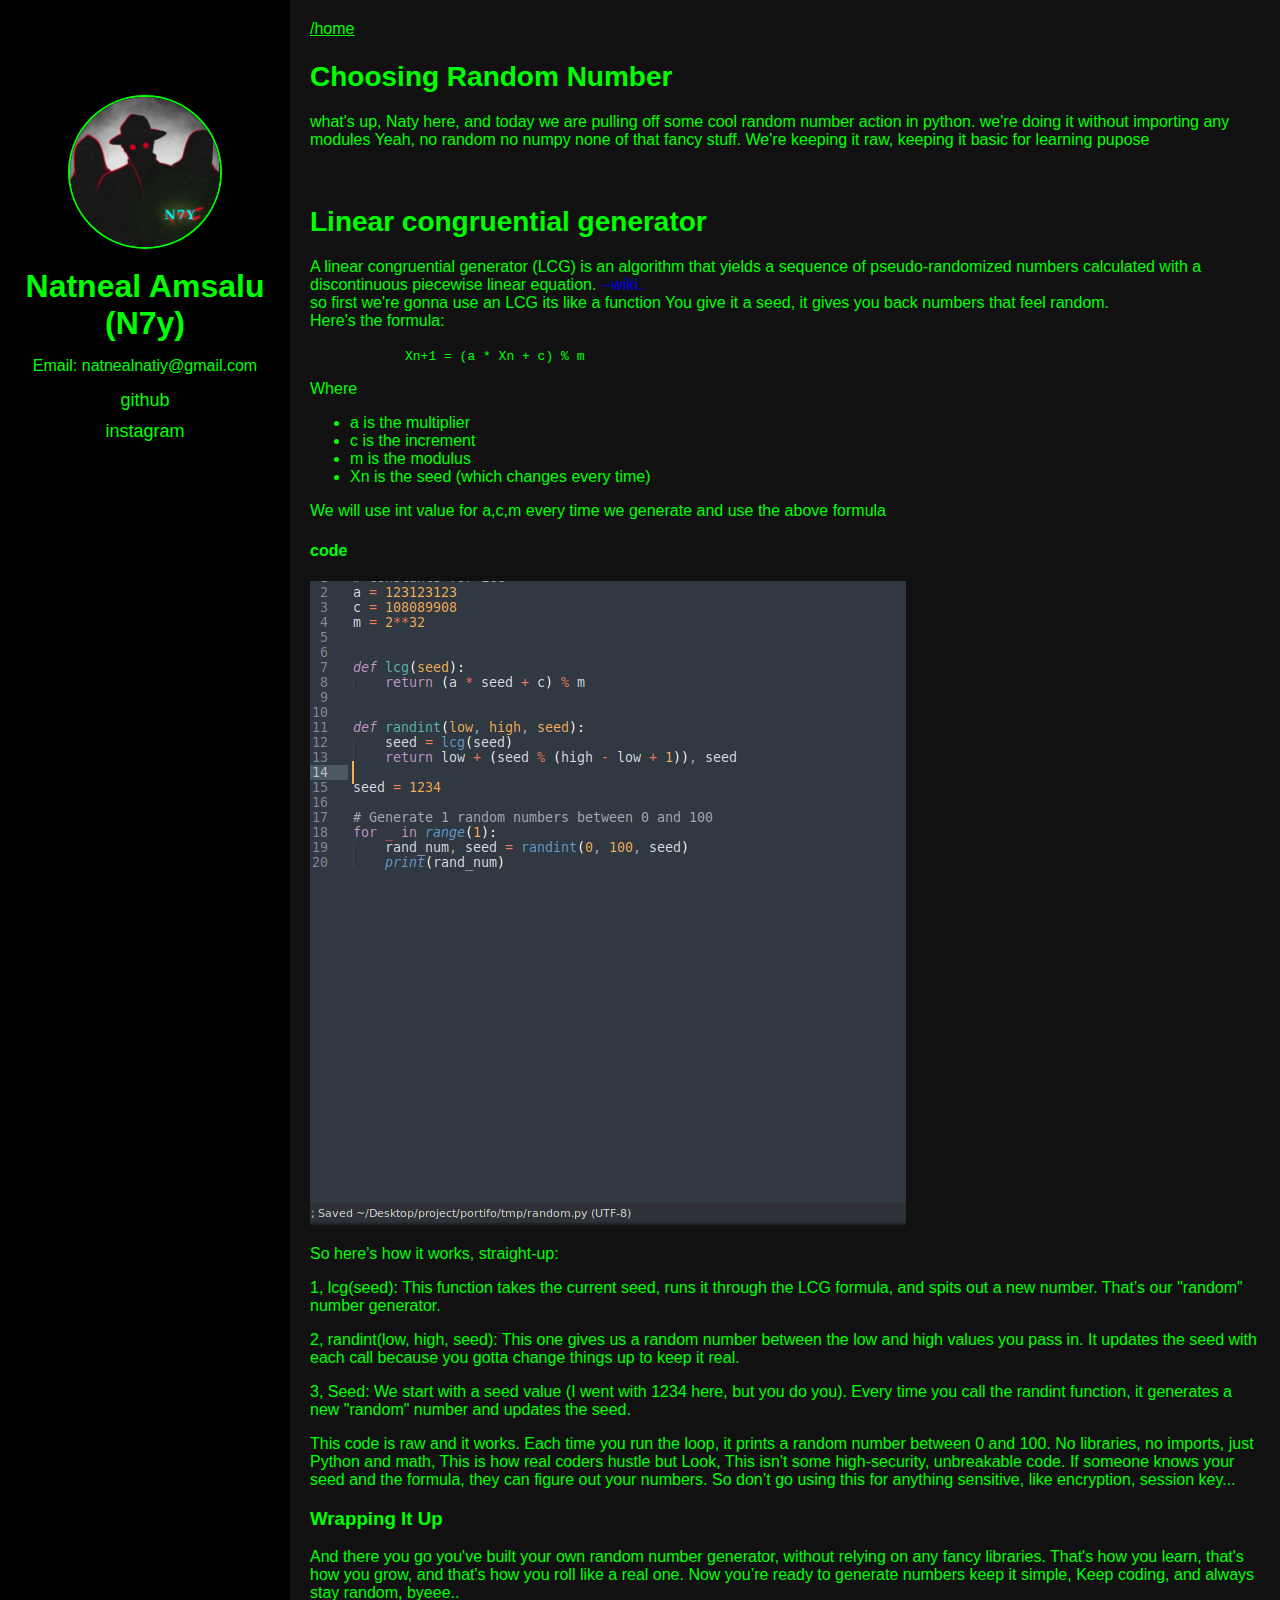
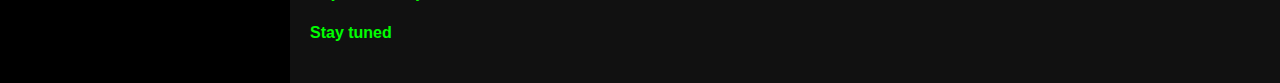
<file: posts/post5.html>
<!DOCTYPE html>
<html lang="en">
<head>
    <meta charset="UTF-8">
    <meta name="viewport" content="width=device-width, initial-scale=1.0">
    <title>LCG</title>
    <link rel="stylesheet" href="../assets/css/style.css">
</head>
<body>

    <div class="container">

        <div class="sidebar">
            <div class="profile-info">
                <img src="../assets/images/pp.png" alt="Profile Picture">
                <h1>Natneal Amsalu (N7y)</h1>
                <p>Email: natnealnatiy@gmail.com</p>
                <ul>
                    <li><a href="https://github.com/0xn7y" target="_blank">github <i class="fab fa-github"></i></a></li>
                    <li><a href="https://www.instagram.com/natyyy53/" target="_blank">instagram <i class="fab fa-instagram"></i> </a></li>
                    
                </ul>
            </div>
        </div>

        <div class="main-content">
            <a href="../index.html" style="color: #00ff00;">/home</a>
            <h2>Choosing Random Number</h2>
            <p> what's up, Naty here, and today we are pulling off some cool random number action in python. we're doing it without importing any modules Yeah, no random no numpy none of that fancy stuff. We're keeping it raw, keeping it basic for  learning pupose 


            </p>
            <br>

            <h2>Linear congruential generator</h2>

            <p>
            A linear congruential generator (LCG) is an algorithm that yields a sequence of pseudo-randomized numbers calculated with a discontinuous piecewise linear equation. <a href="https://en.wikipedia.org/wiki/Linear_congruential_generator" style="text-decoration: none;">--wiki. </a> <br>
            so first we're gonna use an LCG its like a function  You give it a seed, it gives you back numbers that feel random.  <br>Here's the formula:
            </p>
            <code style="margin-left: 10%;">Xn+1 = (a * Xn + c) % m</code>
            <p>Where</p>
            <ul>
                <li>a is the multiplier</li>
                <li>c is the increment</li>
                <li>m is the modulus</li>
                <li>Xn is the seed (which changes every time)</li>
            </ul>

            <p>
               We will use int value for a,c,m every time we generate and use the above formula 
            </p>

            <h4>code</h4>
            <img src="../assets/images/randcode.png">
            <br>
            <p>
                So here’s how it works, straight-up:
            </p>

            <p>
               1, lcg(seed): This function takes the current seed, runs it through the LCG formula, and spits out a new number. That’s our "random" number generator.
            </p>

            <p>
                2, randint(low, high, seed): This one gives us a random number between the low and high values you pass in. It updates the seed with each call because you gotta change things up to keep it real.
            </p>

            <p>
               3, Seed: We start with a seed value (I went with 1234 here, but you do you). Every time you call the randint function, it generates a new "random" number and updates the seed.
            </p>
            <p>
            
            <p>
               This code is raw and it works. Each time you run the loop, it prints a random number between 0 and 100. No libraries, no imports, just Python and math, This is how real coders hustle but Look, This isn't some high-security, unbreakable code. If someone knows your seed and the formula, 
              they can figure out your numbers. So don’t go using this for anything sensitive, like encryption, session key...

           </p>
           <h3>Wrapping It Up</h3>
           <p>And there you go you've built your own random number generator, without relying on any fancy libraries. That's how you learn, that's how you grow, and that's how you roll like a real one. Now you’re ready to generate numbers keep it simple, Keep coding, and always stay random, byeee..</p>

            <h4>Stay tuned</h4>


            

       
        </div>
    </div>

</body>
</html>
</file>
<file: assets/css/style.css>
body {
    font-family: Arial, sans-serif;
    background-color: #111;
    color: #00ff00;
    margin: 0;
    padding: 0;
}



.container {
    display: flex;
    flex-wrap: wrap;
    min-height: 100vh;
}

/* Sidebar styling */
.sidebar {
    width: 250px;
    padding: 20px;
    background-color: #000;
    text-align: center;
    flex-shrink: 0;
}
.profile-info {
    margin-top: 30%;
}

.profile-info img {
    border-radius: 50%;
    width: 150px;
    height: 150px;
    object-fit: cover;
    border: 2px solid #00ff00;
}

.profile-info h1, .profile-info p, .profile-info ul {
    margin: 15px 0;
}

.profile-info ul {
    list-style: none;
    padding: 0;
}

.profile-info ul li {
    margin: 10px 0;
}

.profile-info ul li a {
    color: #00ff00;
    text-decoration: none;
    font-size: 18px;
}

.profile-info ul li a:hover {
    color: #fff;
}

/* Main content styling */
.main-content {
    flex: 1;
    padding: 20px;
    overflow: hidden;
}

/* Post list (sliding effect) */
.post-list {
    display: flex;
    overflow: hidden;
    width: 100%;
}

.post-slide {
    display: none;
    flex-shrink: 0;
    width: 100%;
    transition: transform 0.5s ease;
}

.post-slide.active {
    display: block;
}




.post-slide a {
    color: #00ff00;
    text-decoration: none;
      background: linear-gradient(
    225deg,
    rgba(178, 247, 99, 0.1) 17%,
    rgba(38, 171, 63, 0.1) 74%
  );

  backdrop-filter: blur(5px);
  
}

.post-slide a:hover {
    color: #fff;
}

.pagination {
    text-align: center;
    margin-top: 20px;
}

.pagination button {
    background-color: #111;
    color: #00ff00;
    border: 1px solid #00ff00;
    padding: 8px 16px;
    margin: 0 5px;
    cursor: pointer;
}

.pagination button.active {
    background-color: #00ff00;
    color: #111;
}

.main-content {
    padding: 20px;
    width: calc(100% - 250px);
}

.main-content h2 {
    color: #00ff00;
    font-size: 28px;
    margin-bottom: 20px;
}

.main-content .post-list a {
    display: block;
    margin-bottom: 20px;
    color: #00cc00;
    text-decoration: none;
}

.main-content .post-list a:hover {
    color: #00ff00;
}

.main-content pre {
    background-color: #1e1e1e;
    border-left: 5px solid #00ff00;
    color: #ffffff;
    overflow-x: auto;
}







@media only screen and (max-width: 768px) {
    .container {
        flex-direction: column;
    }

    .sidebar {
        width: 100%;
        padding: 10px;
        text-align: center;
    }

    .profile-info img {
        width: 120px;
        height: 120px;
    }

    .main-content {
        padding: 10px;
        width: 100%:
    }

    .pagination button {
        padding: 6px 12px;
    }
}

@media only screen and (max-width: 480px) {
    .sidebar {
        padding: 5px;
    }

    .profile-info img {
        width: 100px;
        height: 100px;
    }

    .main-content {
        padding: 5px;
        width: 100%;
    }

    .pagination button {
        padding: 5px 10px;
    }
}
</file>
